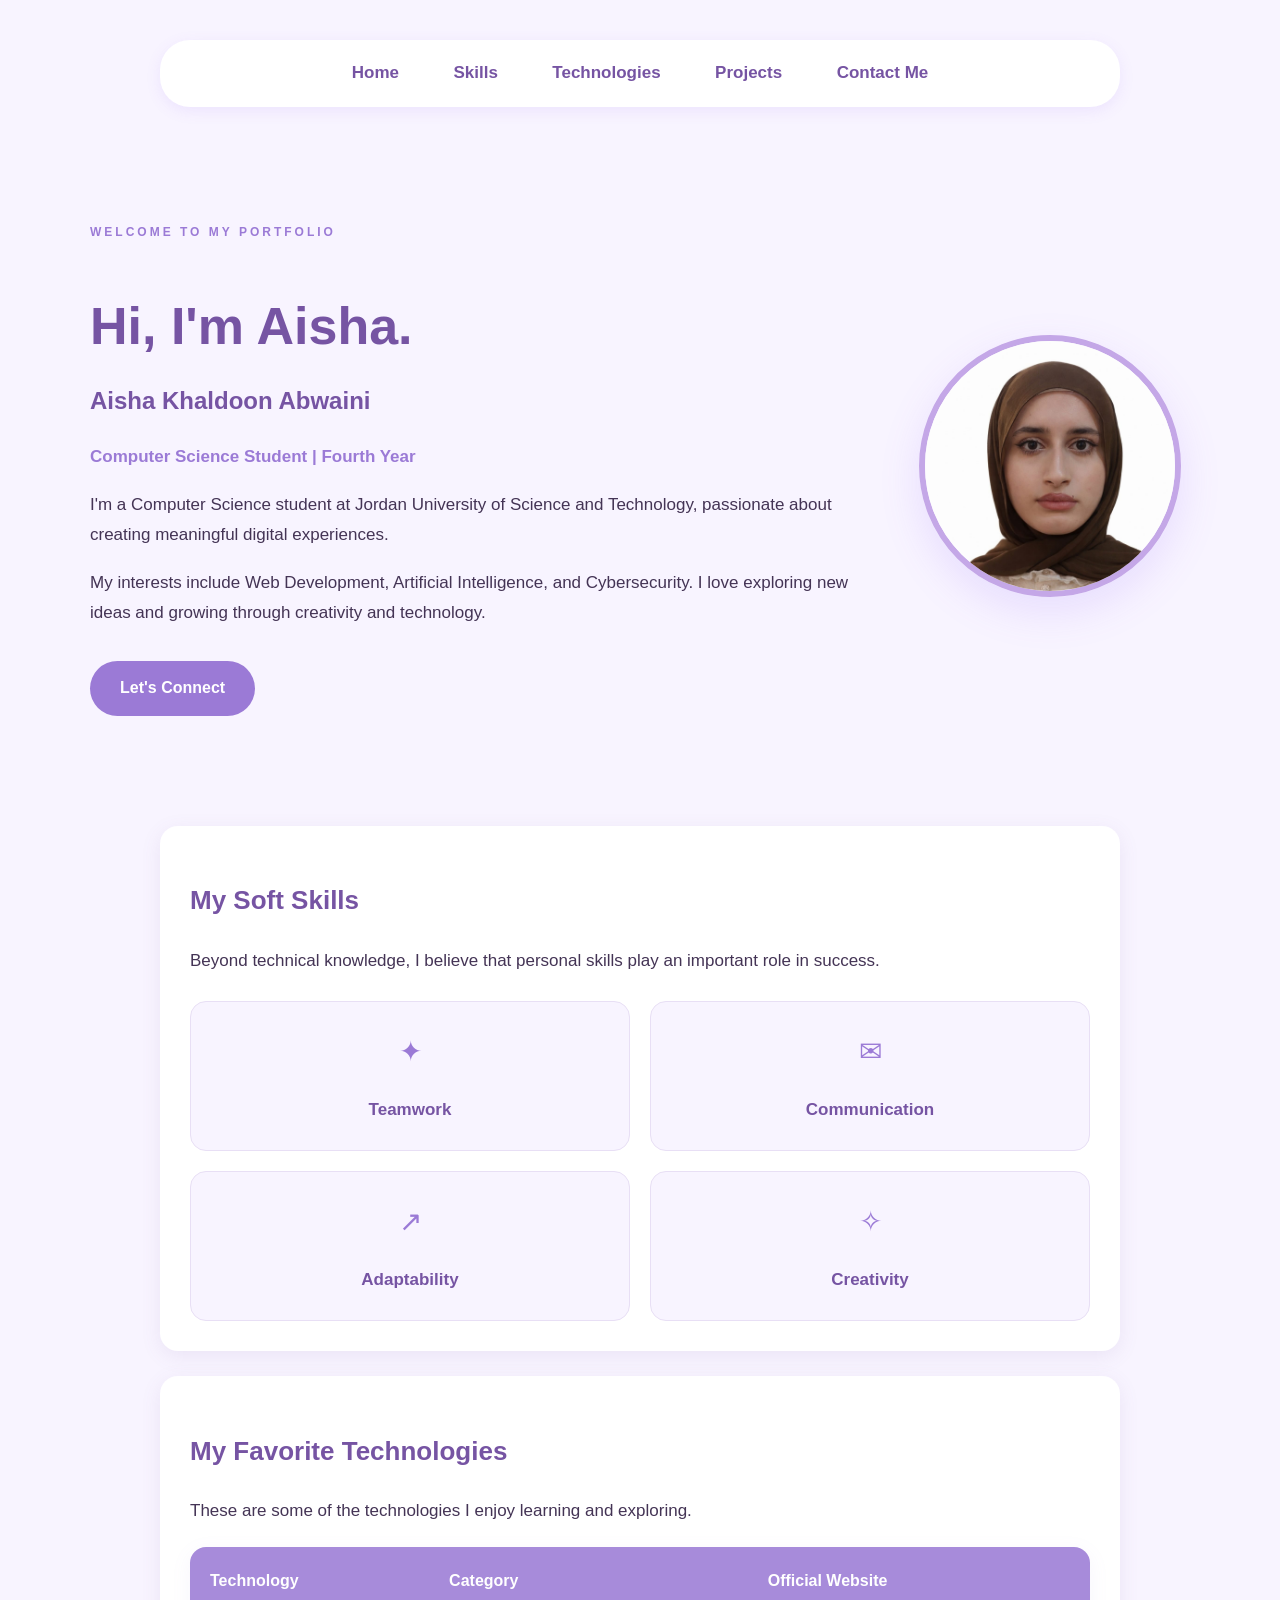
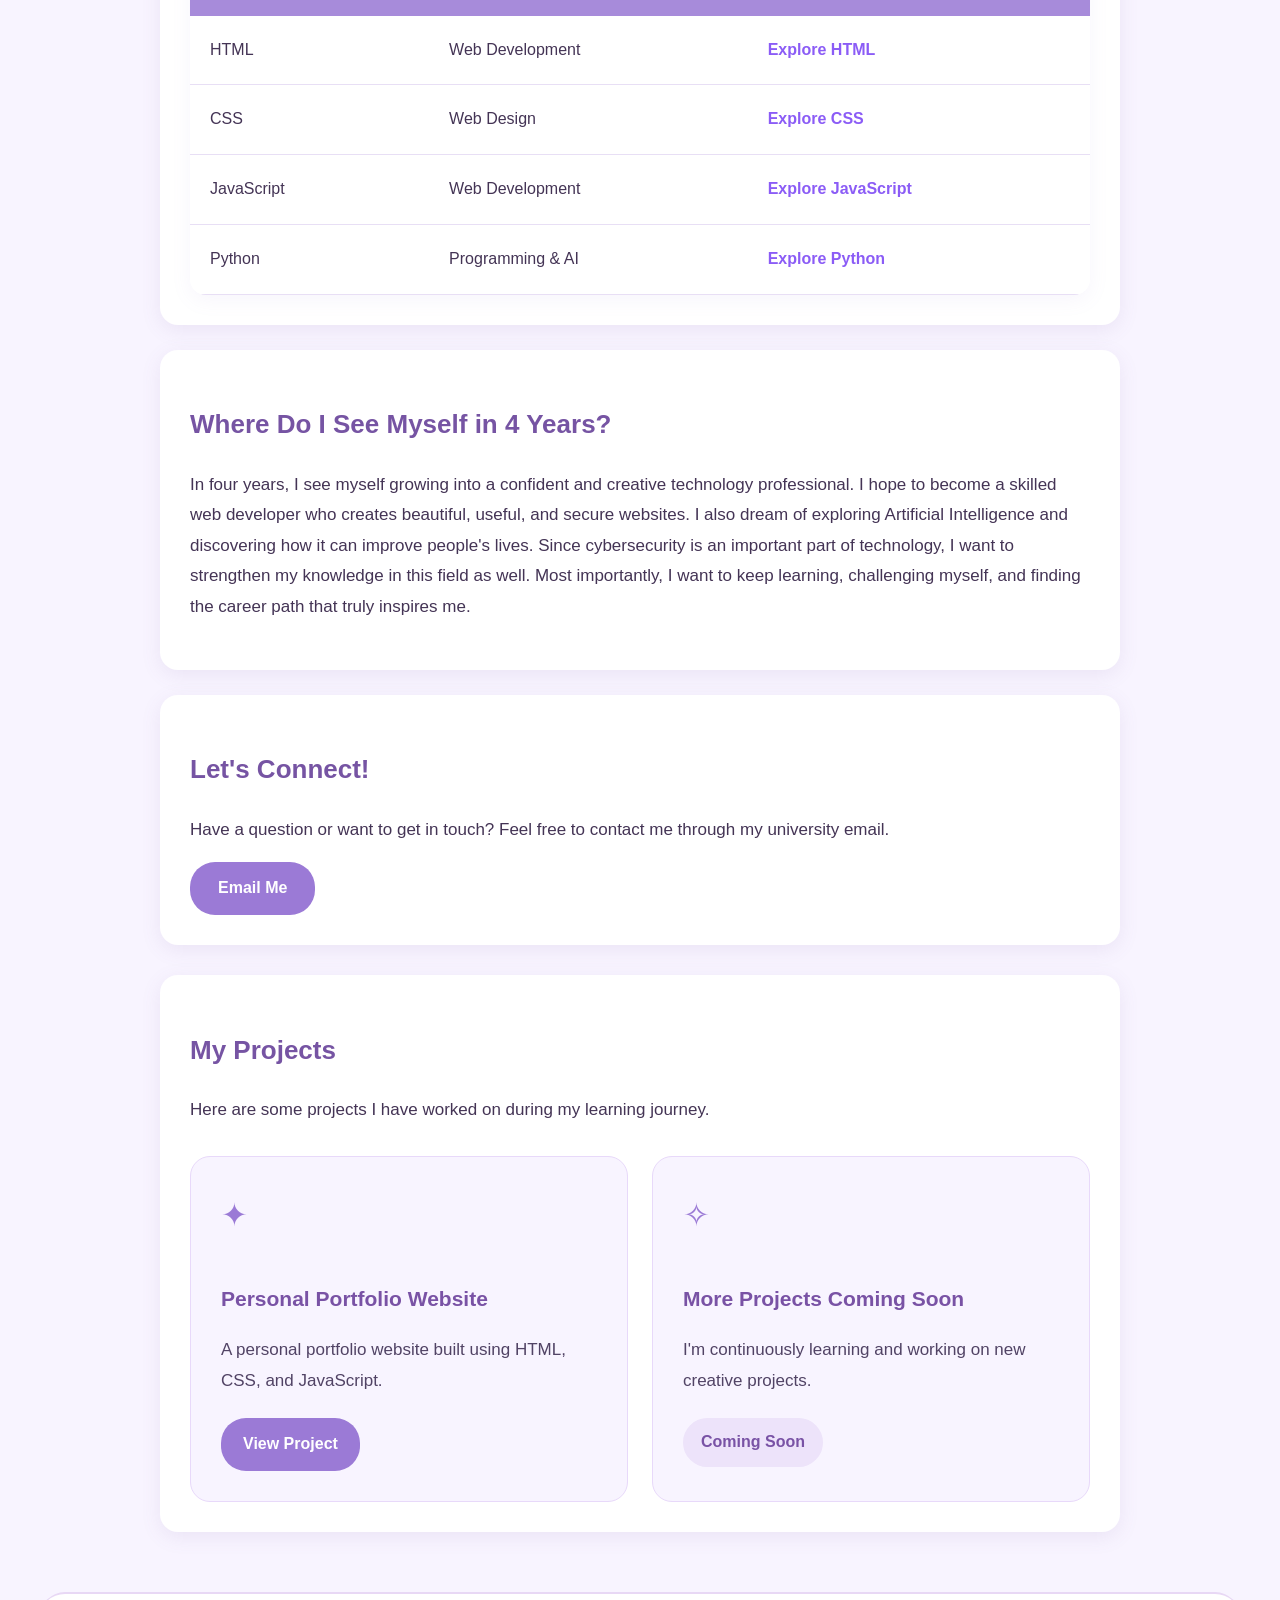
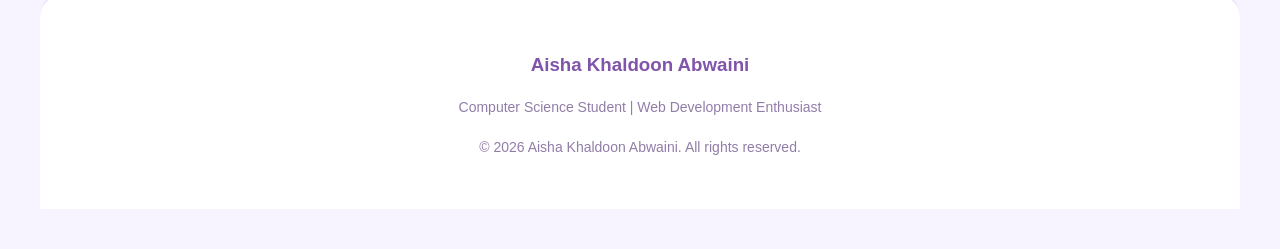
<file: index.html>
<!DOCTYPE html>
<html lang="en">

<head>
    <meta charset="UTF-8">
    <meta name="viewport" content="width=device-width, initial-scale=1.0">
    <title>165885 - Aisha Khaldoon Abwaini</title>
    <link rel="stylesheet" href="style.css">
</head>

<body>

<!-- Navigation Bar -->

<nav class="navbar">
    <a href="#home">Home</a>
    <a href="#skills">Skills</a>
    <a href="#technologies">Technologies</a>
    <a href="#projects">Projects</a>
    <a href="contact.html">Contact Me</a>
</nav>



  
<!-- Elegant Hero Section -->
<header class="hero" id="home">
    <div class="hero-text">

        <span class="hero-label">
            WELCOME TO MY PORTFOLIO
        </span>

        <h1>Hi, I'm Aisha.</h1>

        <h2>Aisha Khaldoon Abwaini</h2>

        <p class="hero-subtitle">
            Computer Science Student | Fourth Year
        </p>

        <p>
            I'm a Computer Science student at
            Jordan University of Science and Technology,
            passionate about creating meaningful
            digital experiences.
        </p>

        <p>
            My interests include Web Development,
            Artificial Intelligence, and Cybersecurity.
            I love exploring new ideas and growing
            through creativity and technology.
        </p>

        <a href="contact.html" class="hero-button">
            Let's Connect
        </a>

    </div>

    <div class="hero-image">
        <img src="images/profile.jpeg"
             alt="Aisha Khaldoon Abwaini"
             class="profile-photo">
    </div>

</header>


<!-- My Soft Skills -->
<section id="skills">

    <h2>My Soft Skills </h2>

    <p>
        Beyond technical knowledge, I believe that
        personal skills play an important role in success.
    </p>

    
<div class="skills-grid">

    <div class="skill-card">
        <span>✦</span>
        <h3>Teamwork</h3>
    </div>

    <div class="skill-card">
        <span>✉</span>
        <h3>Communication</h3>
    </div>

    <div class="skill-card">
        <span>↗</span>
        <h3>Adaptability</h3>
    </div>

    <div class="skill-card">
        <span>✧</span>
        <h3>Creativity</h3>
    </div>

</div>


</section>


<!-- My Favorite Technologies -->
<section id="technologies">

    <h2>My Favorite Technologies </h2>

    <p>
        These are some of the technologies I enjoy
        learning and exploring.
    </p>

    <table>
        <tr>
            <th>Technology</th>
            <th>Category</th>
            <th>Official Website</th>
        </tr>

        <tr>
            <td>HTML</td>
            <td>Web Development</td>
            <td>
                <a href="https://html.spec.whatwg.org/"
                   target="_blank">Explore HTML</a>
            </td>
        </tr>

        <tr>
            <td>CSS</td>
            <td>Web Design</td>
            <td>
                <a href="https://www.w3.org/Style/CSS/"
                   target="_blank">Explore CSS</a>
            </td>
        </tr>

        <tr>
            <td>JavaScript</td>
            <td>Web Development</td>
            <td>
                <a href="https://developer.mozilla.org/en-US/docs/Web/JavaScript"
                   target="_blank">Explore JavaScript</a>
            </td>
        </tr>

        <tr>
            <td>Python</td>
            <td>Programming & AI</td>
            <td>
                <a href="https://www.python.org/"
                   target="_blank">Explore Python</a>
            </td>
        </tr>
    </table>

</section>


<!-- My Future Goals -->
<section id="future">

    <h2>Where Do I See Myself in 4 Years? </h2>

    <p>
        In four years, I see myself growing into a
        confident and creative technology professional.
        I hope to become a skilled web developer who
        creates beautiful, useful, and secure websites.
        I also dream of exploring Artificial Intelligence
        and discovering how it can improve people's lives.
        Since cybersecurity is an important part of
        technology, I want to strengthen my knowledge
        in this field as well.
        Most importantly, I want to keep learning,
        challenging myself, and finding the career path
        that truly inspires me.
    </p>

</section>


<!-- Contact Information -->
<section id="email">

    <h2>Let's Connect! </h2>

    <p>
        Have a question or want to get in touch?
        Feel free to contact me through my university email.
    </p>

    <a href="mailto:akabwaini22@cit.just.edu.jo">
        Email Me 
    </a>

</section>


<!-- My Projects Section -->
<section id="projects">
    <h2>My Projects</h2>

    <p>
        Here are some projects I have worked on
        during my learning journey.
    </p>

    <div class="projects-container">

        <!-- Project 1 -->
        <div class="project-card">
            <span class="project-icon">✦</span>
            <h3>Personal Portfolio Website</h3>
            <p>
                A personal portfolio website built using
                HTML, CSS, and JavaScript.
            </p>
            <a href="https://github.com/akabwaini22/aisha-portfolio"
               target="_blank"
               rel="noopener noreferrer">
                View Project
            </a>
        </div>

        <!-- Project 2 -->
        <div class="project-card">
            <span class="project-icon">✧</span>
            <h3>More Projects Coming Soon</h3>
            <p>
                I'm continuously learning and working
                on new creative projects.
            </p>
            <span class="coming-soon">Coming Soon</span>
        </div>

    </div>
</section>

<footer class="footer">
    <h3>Aisha Khaldoon Abwaini </h3>
    <p>Computer Science Student | Web Development Enthusiast</p>
    <p>© 2026 Aisha Khaldoon Abwaini. All rights reserved.</p>
  </footer>
  
<script src="script.js" defer></script>

</body>
</html>
</file>
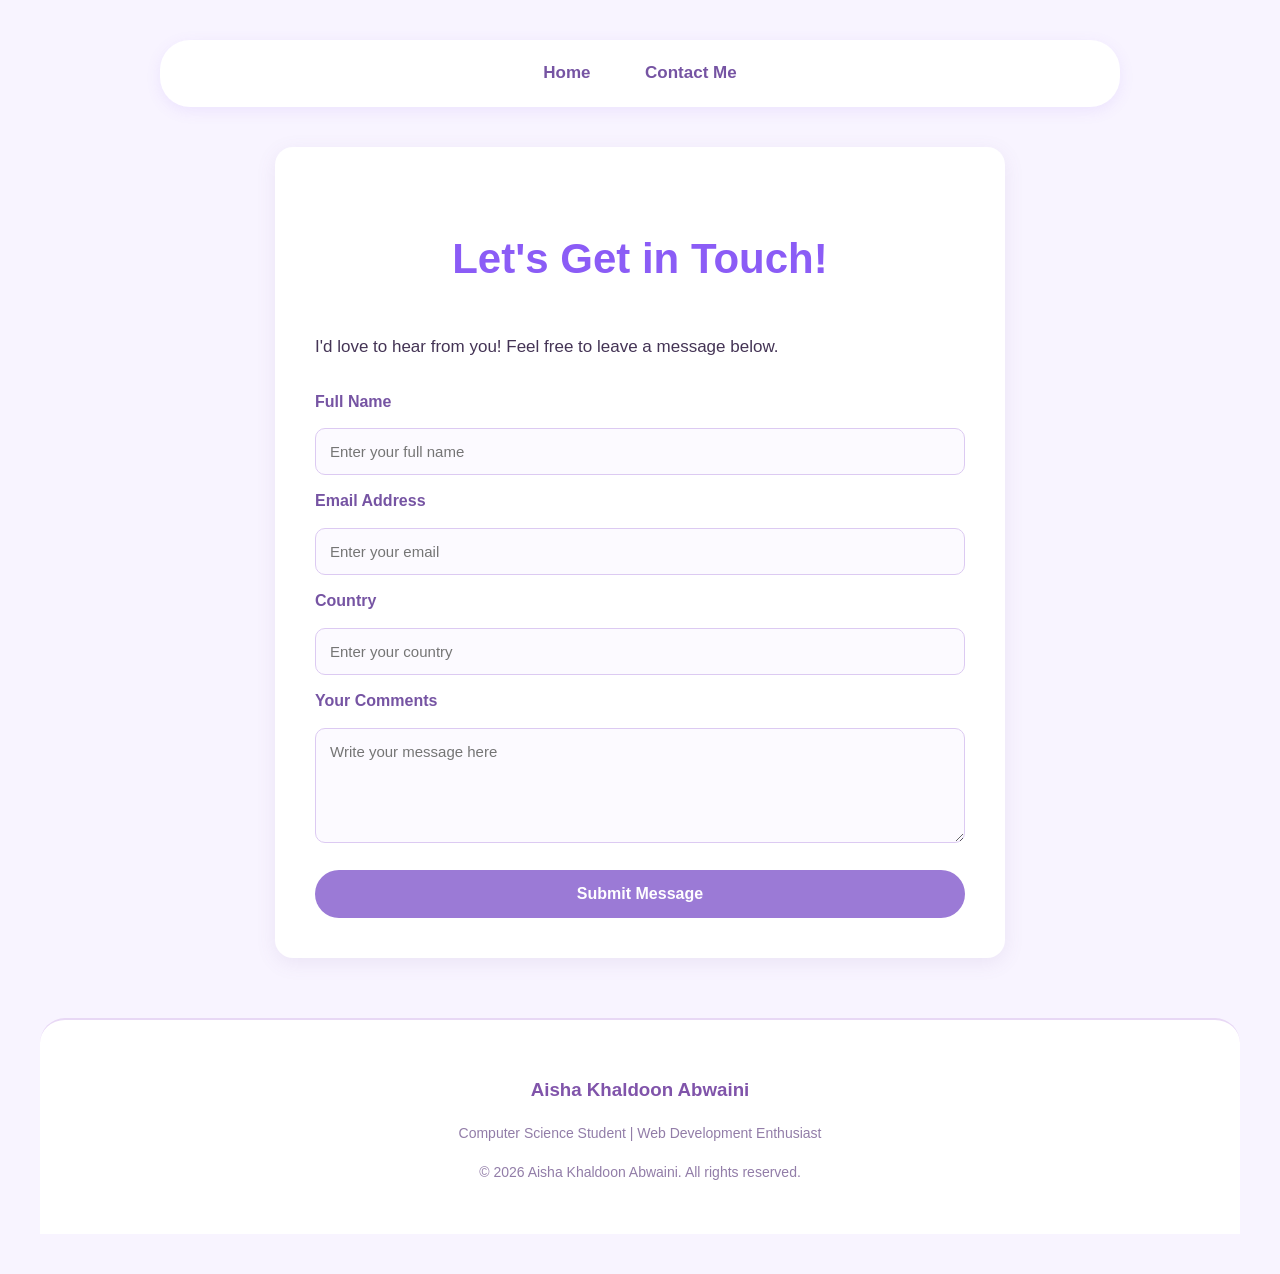
<file: contact.html>
<!DOCTYPE html>
<html lang="en">

<head>
    <meta charset="UTF-8">
    <meta name="viewport" content="width=device-width, initial-scale=1.0">
    <title>Contact Me | Aisha Khaldoon Abwaini</title>
    <link rel="stylesheet" href="style.css">
</head>

<body>

    <!-- Navigation Bar -->
    <nav class="navbar">
        <a href="index.html">Home</a>
        <a href="contact.html">Contact Me</a>
    </nav>

    <!-- Contact Form -->
    <section id="contact">
        <h1>Let's Get in Touch! </h1>

        <p>
            I'd love to hear from you!
            Feel free to leave a message below.
        </p>

        <form id="contactForm">

            <label for="fullName">Full Name</label>
            <input type="text" id="fullName"
                   placeholder="Enter your full name">

            <label for="emailAddress">Email Address</label>
            <input type="email" id="emailAddress"
                   placeholder="Enter your email">

            <label for="country">Country</label>
            <input type="text" id="country"
                   placeholder="Enter your country">

            <label for="comments">Your Comments</label>
            <textarea id="comments" rows="5"
                      placeholder="Write your message here"></textarea>

            <button type="submit">Submit Message </button>

        </form>
    </section>

    <script src="script.js"></script>


    <footer class="footer">
        <h3>Aisha Khaldoon Abwaini </h3>
        <p>Computer Science Student | Web Development Enthusiast</p>
        <p>© 2026 Aisha Khaldoon Abwaini. All rights reserved.</p>
    </footer>
    
</body>
</html>
</file>
<file: style.css>
/* General Page Style */
body {
    background-color: #F8F4FF;
    font-family: Arial, sans-serif;
    color: #443455;
    margin: 0;
    padding: 40px;
    line-height: 1.8;
}

/* Main Heading */
h1 {
    color: #8B5CF6;
    font-size: 42px;
    text-align: center;
}

/* Secondary Heading */
h2 {
    color: #7654A3;
    font-size: 26px;
}

/* Paragraphs */
p {
    font-size: 17px;
}

/* Soft Rounded Sections */
section {
    background-color: white;
    padding: 30px;
    margin: 25px auto;
    max-width: 900px;
    border-radius: 18px;
    box-shadow: 0 5px 20px rgba(120, 90, 160, 0.10);
}

/* Links */
a {
    color: #8B5CF6;
    text-decoration: none;
}

a:hover {
    color: #5B21B6;
    text-decoration: underline;
}


/* Technologies Table */
table {
    width: 100%;
    border-collapse: collapse;
    margin-top: 20px;
    overflow: hidden;
}

th {
    background-color: #9B7AD6;
    color: white;
    padding: 15px;
    text-align: left;
}

td {
    padding: 15px;
    border-bottom: 1px solid #E8DFF5;
}

tr:hover {
    background-color: #F3EBFF;
}

td a {
    font-weight: bold;
}


/* Email Button */
#email a {
    display: inline-block;
    background-color: #9B7AD6;
    color: white;
    padding: 12px 28px;
    border-radius: 25px;
    font-weight: bold;
    transition: 0.3s;
}

#email a:hover {
    background-color: #7654A3;
    text-decoration: none;
    transform: translateY(-3px);
}


/* My Professional Photo */
.profile-photo {
    display: block;
    width: 200px;
    height: 200px;
    object-fit: cover;
    border-radius: 50%;
    border: 5px solid #C4A7E7;
    box-shadow: 0 8px 25px rgba(139, 92, 246, 0.20);
    margin: 25px auto;
}


/* Navigation Bar */
.navbar {
    background-color: white;
    padding: 18px 30px;
    text-align: center;
    border-radius: 30px;
    max-width: 900px;
    margin: 0 auto 40px;
    box-shadow: 0 4px 15px rgba(139, 92, 246, 0.10);
}

.navbar a {
    color: #7654A3;
    font-size: 17px;
    font-weight: bold;
    margin: 0 25px;
    text-decoration: none;
    transition: 0.3s;
}

.navbar a:hover {
    color: #8B5CF6;
    text-decoration: underline;
}


/* Contact Page */
#contact {
    max-width: 650px;
    padding: 40px;
}

/* Contact Form */
#contactForm {
    display: flex;
    flex-direction: column;
    gap: 12px;
    margin-top: 25px;
}

/* Form Labels */
#contactForm label {
    color: #7654A3;
    font-size: 16px;
    font-weight: bold;
}

/* Input Fields */
#contactForm input,
#contactForm textarea {
    padding: 14px;
    border: 1px solid #DCCAF2;
    border-radius: 10px;
    font-family: Arial, sans-serif;
    font-size: 15px;
    background-color: #FCFAFF;
    color: #443455;
}

/* Focus Effect */
#contactForm input:focus,
#contactForm textarea:focus {
    outline: none;
    border-color: #9B7AD6;
    box-shadow: 0 0 8px rgba(155, 122, 214, 0.2);
}

/* Submit Button */
#contactForm button {
    background-color: #9B7AD6;
    color: white;
    padding: 15px;
    border: none;
    border-radius: 25px;
    font-size: 16px;
    font-weight: bold;
    cursor: pointer;
    margin-top: 15px;
    transition: 0.3s;
}

#contactForm button:hover {
    background-color: #7654A3;
    transform: translateY(-3px);
}


/* Elegant Hero Section */
.hero {
    display: flex;
    align-items: center;
    justify-content: space-between;
    gap: 50px;
    max-width: 1100px;
    margin: 60px auto;
    padding: 50px 30px;
}

.hero-text {
    flex: 1;
}

.hero-label {
    color: #9B7AD6;
    font-size: 12px;
    letter-spacing: 3px;
    font-weight: bold;
}

.hero h1 {
    text-align: left;
    font-size: 52px;
    color: #7654A3;
    margin-bottom: 5px;
}

.hero h2 {
    font-size: 24px;
    margin-top: 0;
}

.hero-subtitle {
    color: #9B7AD6;
    font-weight: bold;
}

.hero-image {
    flex: 0 0 280px;
}

.hero .profile-photo {
    width: 250px;
    height: 250px;
    border: 6px solid #C4A7E7;
    box-shadow: 0 15px 40px rgba(139, 92, 246, 0.15);
}

.hero-button {
    display: inline-block;
    background-color: #9B7AD6;
    color: white;
    padding: 13px 30px;
    border-radius: 30px;
    font-weight: bold;
    margin-top: 15px;
    transition: 0.3s;
}

.hero-button:hover {
    background-color: #7654A3;
    color: white;
    text-decoration: none;
    transform: translateY(-3px);
}


/* Elegant Soft Skills Cards */

.skills-grid {
    display: grid;
    grid-template-columns: repeat(2, 1fr);
    gap: 20px;
    margin-top: 25px;
}

.skill-card {
    background-color: #F8F4FF;
    border: 1px solid #E8DFF5;
    border-radius: 16px;
    padding: 25px;
    text-align: center;
    transition: 0.3s;
}

.skill-card span {
    font-size: 28px;
    color: #9B7AD6;
}

.skill-card h3 {
    color: #7654A3;
    font-size: 17px;
    margin-bottom: 0;
}

.skill-card:hover {
    transform: translateY(-5px);
    box-shadow: 0 10px 25px rgba(155, 122, 214, 0.15);
    background-color: #F1E9FF;
}


/* Elegant Technologies Table */

#technologies table {
    width: 100%;
    border-collapse: separate;
    border-spacing: 0;
    border-radius: 16px;
    overflow: hidden;
    box-shadow: 0 5px 20px rgba(155, 122, 214, 0.08);
}

#technologies th {
    background-color: #A78BDA;
    color: white;
    padding: 20px;
}

#technologies td {
    padding: 20px;
    background-color: #FFFFFF;
    transition: background-color 0.3s;
}

#technologies tr:hover td {
    background-color: #F3EBFF;
}

#technologies td a {
    color: #8B5CF6;
    text-decoration: none;
    font-weight: 600;
}

#technologies td a:hover {
    text-decoration: underline;
}


/* Responsive Design for Mobile */

@media (max-width: 768px) {

    .hero {
        flex-direction: column-reverse;
        text-align: center;
        gap: 25px;
        padding: 25px 15px;
        margin: 30px auto;
    }

    .hero-text {
        width: 100%;
    }

    .hero h1 {
        font-size: 36px;
        text-align: center;
    }

    .hero h2 {
        font-size: 21px;
    }

    .hero-image {
        flex: 0 0 auto;
    }

    .hero .profile-photo {
        width: 190px;
        height: 190px;
    }

    .skills-grid {
        grid-template-columns: 1fr;
    }

    section {
        padding: 25px 18px;
    }

    nav {
        width: auto;
        margin-left: 15px;
        margin-right: 15px;
    }

    table {
        font-size: 13px;
    }

    th, td {
        padding: 10px;
    }
}


/* Elegant Lavender Footer */
.footer {
    text-align: center;
    padding: 35px 20px;
    margin-top: 60px;
    background-color: #ffffff;
    border-top: 2px solid #e8d8f5;
    border-radius: 25px 25px 0 0;
}

.footer h3 {
    color: #8054aa;
    margin-bottom: 12px;
}

.footer p {
    color: #927da8;
    font-size: 14px;
    line-height: 1.8;
}


/* ===== My Projects - Lavender Elegant ===== */

#projects {
    margin-top: 30px;
}

.projects-container {
    display: grid;
    grid-template-columns: repeat(2, minmax(0, 1fr));
    gap: 24px;
    margin-top: 30px;
}

.project-card {
    background: #F8F4FF;
    border: 1px solid #E8D9FA;
    border-radius: 20px;
    padding: 30px;
    transition: transform 0.3s ease,
                box-shadow 0.3s ease;
}

.project-card:hover {
    transform: translateY(-6px);
    box-shadow: 0 12px 28px rgba(155, 122, 214, 0.15);
}

.project-icon {
    display: inline-block;
    font-size: 32px;
    color: #9B7AD6;
    margin-bottom: 15px;
}

.project-card h3 {
    color: #7952A5;
    font-size: 21px;
    margin-bottom: 15px;
}

.project-card p {
    color: #514365;
    line-height: 1.8;
    margin-bottom: 22px;
}

.project-card a {
    display: inline-block;
    background: #9B7AD6;
    color: white;
    text-decoration: none;
    padding: 12px 22px;
    border-radius: 25px;
    font-weight: bold;
    transition: background 0.3s ease;
}

.project-card a:hover {
    background: #7654A3;
}

.coming-soon {
    display: inline-block;
    color: #7952A5;
    background: #EDE3FA;
    padding: 10px 18px;
    border-radius: 25px;
    font-weight: bold;
}

/* Responsive layout for mobile */
@media (max-width: 768px) {
    .projects-container {
        grid-template-columns: 1fr;
    }

    .project-card {
        padding: 24px;
    }
}


/* Elegant Scroll Animation */


.reveal {
    opacity: 0;
    transform: translateY(100px);
    transition: opacity 2s ease,
                transform 2s ease;
}


.reveal.active {
    opacity: 1;
    transform: translateY(0);
}

@media (prefers-reduced-motion: reduce) {
    .reveal {
        opacity: 1;
        transform: none;
        transition: none;
    }
}


/* Lavender Elegant - Hover Animations */

.project-card,
.skill-card {
    transition: transform 0.35s ease,
                box-shadow 0.35s ease,
                border-color 0.35s ease;
}

.project-card:hover,
.skill-card:hover {
    transform: translateY(-8px);
    box-shadow: 0 15px 35px rgba(155, 120, 210, 0.18);
    border-color: #b99bea;
}

/* Smooth button hover */
.project-card a:hover {
    filter: brightness(1.08);
}

@media (prefers-reduced-motion: reduce) {
    .project-card,
    .skill-card {
        transition: none;
    }

    .project-card:hover,
    .skill-card:hover {
        transform: none;
    }
}


/* Lavender Elegant - Responsive Design */

@media (max-width: 768px) {

    /* General page spacing */
    body {
        overflow-x: hidden;
    }

    section {
        width: 92%;
        max-width: 100%;
        margin-left: auto;
        margin-right: auto;
        padding: 25px;
        box-sizing: border-box;
    }

    /* Navigation */
    .navbar {
        width: 92%;
        box-sizing: border-box;
        display: flex;
        justify-content: center;
        flex-wrap: wrap;
        gap: 15px;
        padding: 18px;
    }

    /* Profile photo */
    .profile-photo {
        width: 190px;
        height: 190px;
        max-width: 100%;
        object-fit: cover;
    }

    /* Project cards */
    .projects-container {
        grid-template-columns: 1fr;
    }

    /* Soft skills cards */
    .skills-container {
        grid-template-columns: 1fr;
    }

    /* Headings */
    h1 {
        font-size: 36px;
    }

    h2 {
        font-size: 25px;
    }
}


/* Smooth Navigation */
html {
    scroll-behavior: smooth;
    scroll-padding-top: 100px;
}

/* Elegant Navbar Links */
.navbar a {
    transition: color 0.3s ease,
                transform 0.3s ease;
}

.navbar a:hover {
    color: #9b79d6;
    transform: translateY(-2px);
}


/* Fix Technologies Table on Mobile */

@media (max-width: 768px) {

    #technologies {
        overflow-x: auto;
    }

    #technologies table {
        width: 100%;
        table-layout: fixed;
        font-size: 12px;
    }

    #technologies th,
    #technologies td {
        padding: 10px 6px;
        overflow-wrap: anywhere;
        word-break: normal;
    }

    #technologies th {
        font-size: 12px;
    }

    #technologies td a {
        font-size: 12px;
    }
}
</file>
